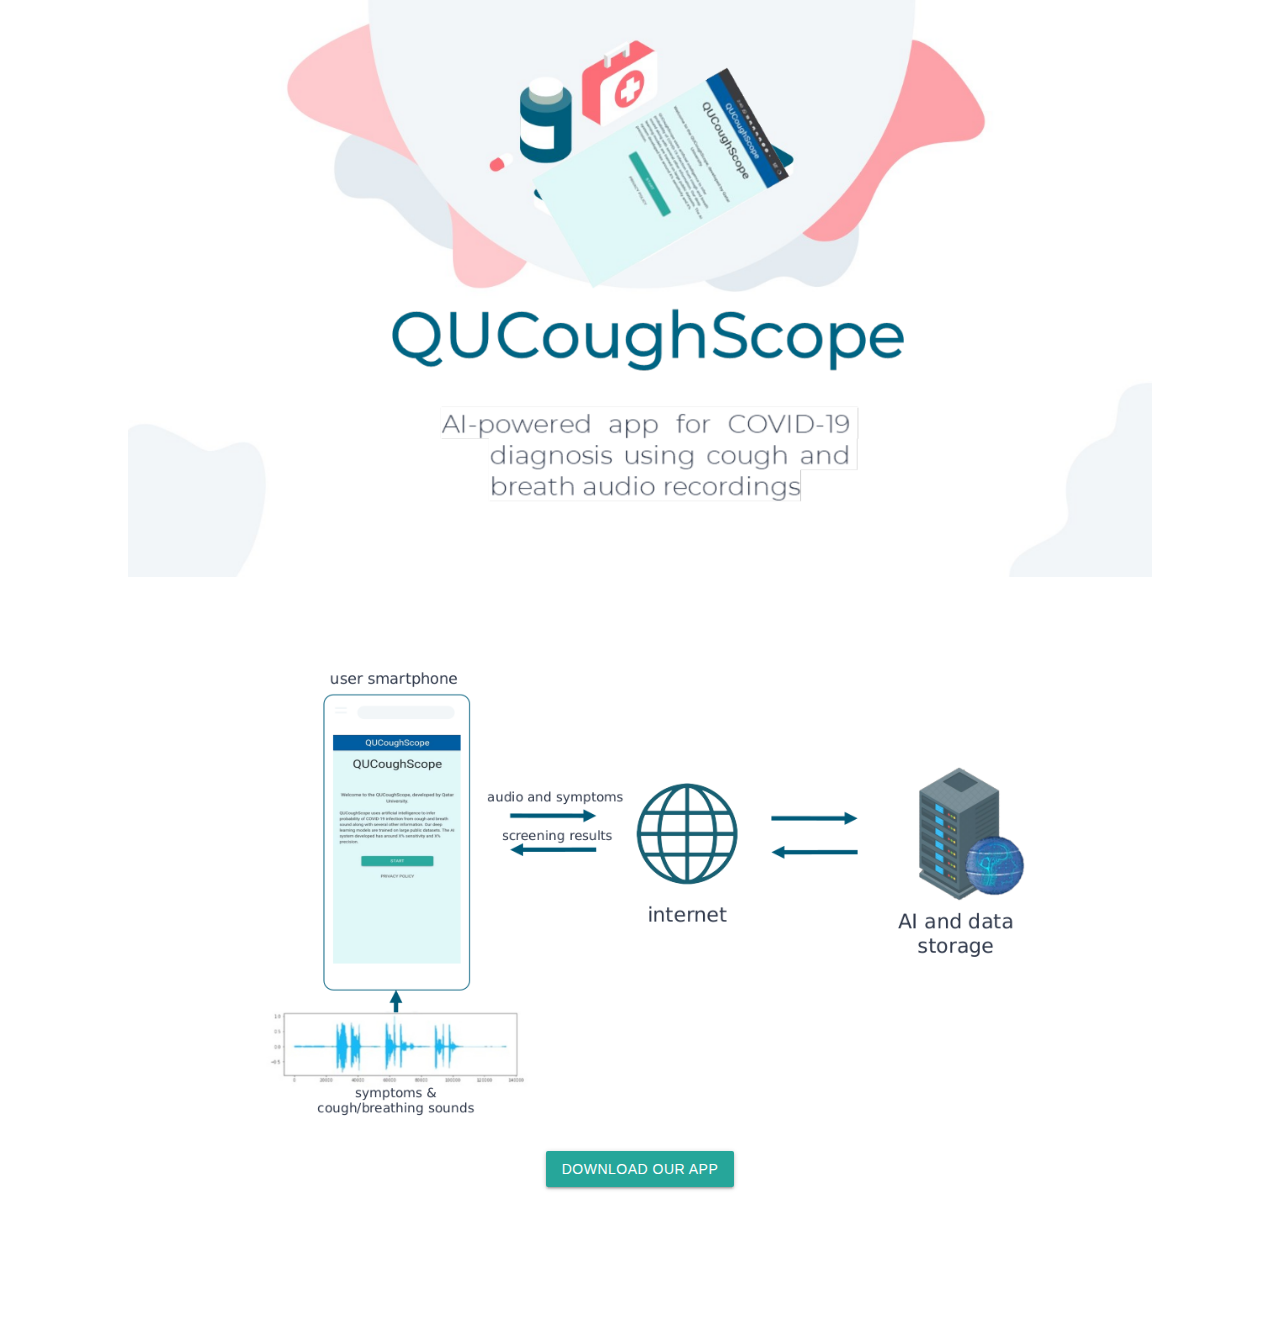
<file: index.html>
<html lang="en">

<head>
    <meta charset="UTF-8">
    <meta name="viewport" content="width=device-width, initial-scale=1.0">
    <title>QUCoughScope</title>

        <!-- Compiled and minified CSS -->
        <link rel="stylesheet" href="https://cdnjs.cloudflare.com/ajax/libs/materialize/1.0.0/css/materialize.min.css">

        <!-- Compiled and minified JavaScript -->
        <script src="https://cdnjs.cloudflare.com/ajax/libs/materialize/1.0.0/js/materialize.min.js"></script>
                
</head>

<body>

    <img src="imgs/banner.png" alt="" srcset="" width="80%" style="margin-left: 10%;">

    <img src="imgs/app.png" alt="" srcset="" width="80%" style="margin-left: 10%;">

    <div class="container" style="text-align: center;">
        
            <a class="waves-effect waves-light btn" href="https://drive.google.com/file/d/1cXem4woIIaUfFJmQeyqdIm4bJsDq9IIR/view?usp=sharing" target="_blank"> Download Our App</a>

    </div>
    
    <div style="margin-top:150px">
    </div>

</body>

</html>
</file>
